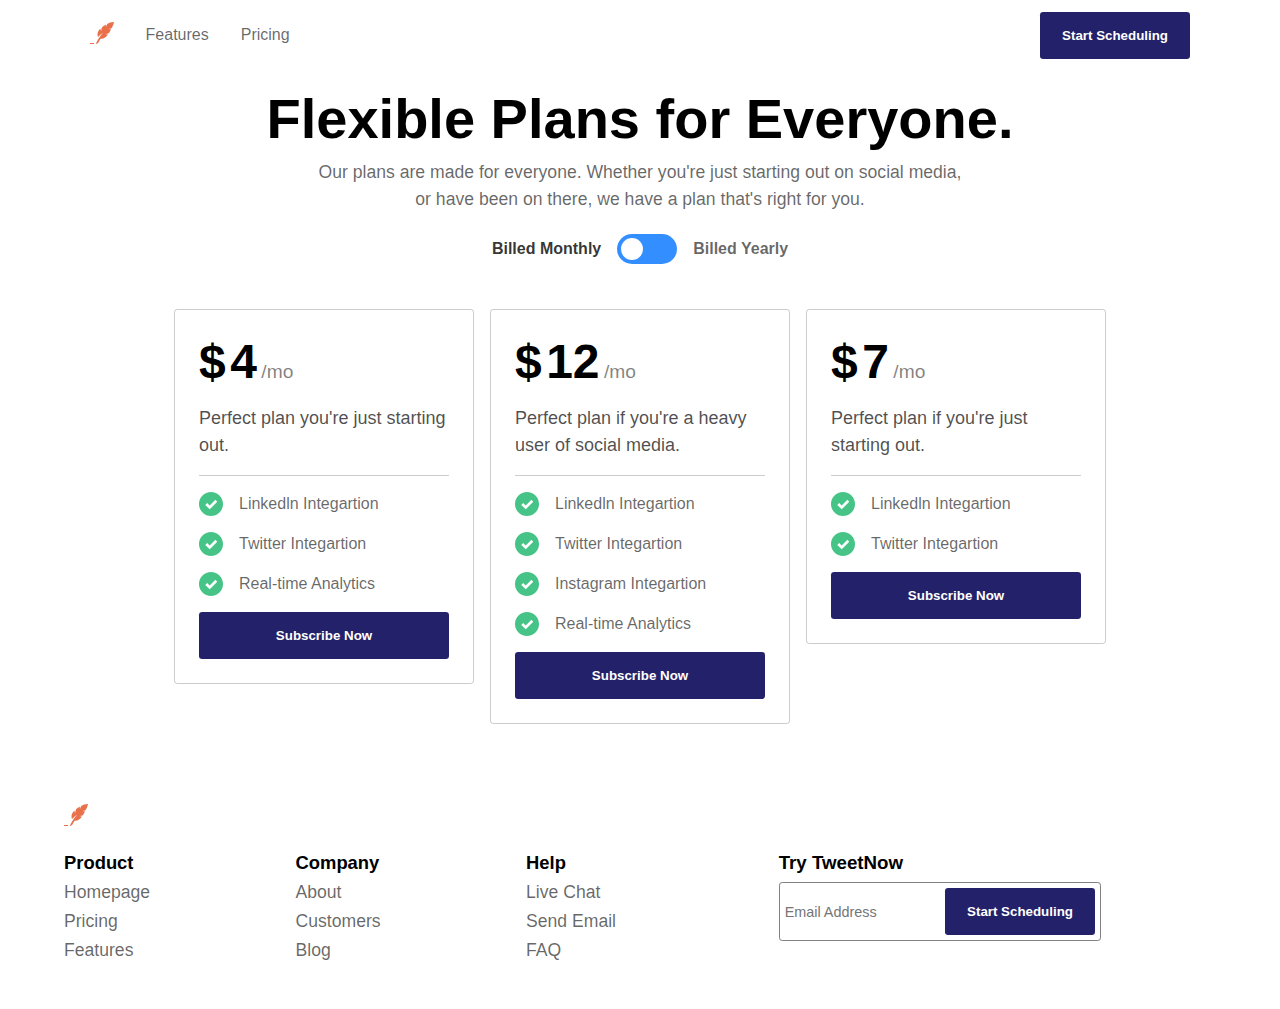
<file: pricing.html>
<!DOCTYPE html>
<html lang="pt-BR">

<head>
    <meta charset="UTF-8">
    <meta http-equiv="X-UA-Compatible" content="IE=edge">
    <meta name="viewport" content="width=device-width, initial-scale=1.0">
    <link rel="stylesheet" href="/scss/style.css">
    <title>Pricing</title>
</head>

<body>

    <!-- HEADER -->
    <header class="header">
        <div class="header-logo">
            <img src="/Assets/Logo.svg" alt="Logo">
        </div>
        <nav data-js="menu" class="header-menu__container">
            <button class="menu-mobile"><span class="hamburg"></span></button>
            <ul class="header-menu">
                <li class="header-menu__item"><a href="#features">Features</a></li>
                <li class="header-menu__item"><a href="#pricing">Pricing</a></li>
                <li class="header-menu__item"><button class="header-btn">Start Scheduling</button></li>
            </ul>
        </nav>

    </header>
    <!-- HEADER END -->

    <!-- MAIN -->
    <main>
        <section class="pricing-header">
            <h1>Flexible Plans for Everyone.</h1>
            <p>Our plans are made for everyone. Whether you're just starting out on social media, or have been on there,
                we have a plan that's right for you.</p>
            <div class="billed">
                <span class="span-monthly active">Billed Monthly</span>
                <label for="input-billed" class="billed-inputs billed-monthly">
                    <input type="checkbox" name="input-billed" id="input-billed" data-js="input-billed">
                </label>
                <span class="span-yearly">Billed Yearly</span>
            </div>
        </section>

        <!-- CARDS -->
        <section class="container-card">
            <div class="card">
                <div class="card-price">
                    <span class="simbol-price" >$</span>
                    <span class="card-price__price" data-js="price-plan">4</span>
                    <span class="card-price__billed" data-js="price-billed">/mo</span>
                </div>
                <p>Perfect plan you're just starting out.</p>

                <ul class="card-benefits">
                    <li class="card-benefits__item"><img src="/Assets/Checkmark.svg" alt="Imagem de checagem"> Linkedln
                        Integartion</li>
                    <li class="card-benefits__item"><img src="/Assets/Checkmark.svg" alt="Imagem de checagem"> Twitter
                        Integartion</li>
                    <li class="card-benefits__item"><img src="/Assets/Checkmark.svg" alt="Imagem de checagem"> Real-time
                        Analytics</li>
                </ul>

                <button class="card-btn">Subscribe Now</button>
            </div>
            <div class="card">
                <div class="card-price">
                    <span class="simbol-price" >$</span>
                    <span class="card-price__price" data-js="price-plan" >12</span>
                    <span class="card-price__billed" data-js="price-billed">/mo</span>
                </div>
                <p>Perfect plan if you're a heavy user of social media.</p>

                <ul class="card-benefits">
                    <li class="card-benefits__item"><img src="/Assets/Checkmark.svg" alt="Imagem de checagem"> Linkedln
                        Integartion</li>
                    <li class="card-benefits__item"><img src="/Assets/Checkmark.svg" alt="Imagem de checagem"> Twitter
                        Integartion</li>
                    <li class="card-benefits__item"><img src="/Assets/Checkmark.svg" alt="Imagem de checagem"> Instagram
                        Integartion</li>
                    <li class="card-benefits__item"><img src="/Assets/Checkmark.svg" alt="Imagem de checagem"> Real-time
                        Analytics</li>
                </ul>

                <button class="card-btn">Subscribe Now</button>
            </div>
            <div class="card">
                <div class="card-price">
                    <span class="simbol-price" >$</span>
                    <span class="card-price__price" data-js="price-plan" >7</span>
                    <span class="card-price__billed" data-js="price-billed">/mo</span>
                </div>
                <p>Perfect plan if you're just starting out.</p>

                <ul class="card-benefits">
                    <li class="card-benefits__item"><img src="/Assets/Checkmark.svg" alt="Imagem de checagem"> Linkedln
                        Integartion</li>
                    <li class="card-benefits__item"><img src="/Assets/Checkmark.svg" alt="Imagem de checagem"> Twitter
                        Integartion</li>
                </ul>

                <button class="card-btn">Subscribe Now</button>
            </div>
        </section>
        <!-- CARDS END -->

    </main>
    <!-- MAIN END -->

    <!-- FOOTER -->
    <footer class="footer">
        <div class="footer-logo"><img src="/Assets/Logo.svg" alt=""></div>
        <nav>
            <ul class="footer-menu">
                <li class="footer-menu__item">
                    <ul class="footer-menu__item-ul">
                        <li class="footer-menu__item-ul-tittle">Product</li>
                        <li><a href="#">Homepage</a></li>
                        <li><a href="#">Pricing</a></li>
                        <li><a href="#">Features</a></li>
                    </ul>
                </li>
                <li class="footer-menu__item">
                    <ul class="footer-menu__item-ul">
                        <li class="footer-menu__item-ul-tittle">Company</li>
                        <li><a href="#">About</a></li>
                        <li><a href="#">Customers</a></li>
                        <li><a href="#">Blog</a></li>
                    </ul>
                </li>
                <li class="footer-menu__item">
                    <ul class="footer-menu__item-ul">
                        <li class="footer-menu__item-ul-tittle">Help</li>
                        <li><a href="#">Live Chat</a></li>
                        <li><a href="#">Send Email</a></li>
                        <li><a href="#">FAQ</a></li>
                    </ul>
                </li>
            </ul>
        </nav>
        <div class="footer-input">
            <h3>Try TweetNow</h3>
            <div class="footer-input__container">
                <input type="text" placeholder="Email Address">
                <button data-js="btn-pricing">Start Scheduling</button>
            </div>
        </div>
    </footer>
    <!-- FOOTER END -->

    <script src="/js/pricing.js"></script>
    <script src="/js/menu.js"></script>
</body>

</html>
</file>
<file: scss/style.css>
* {
  margin: 0;
  padding: 0;
  -webkit-box-sizing: border-box;
          box-sizing: border-box;
  font-family: 'Inter', sans-serif;
  list-style: none;
  text-decoration: none;
}

p {
  color: rgba(0, 0, 0, 0.6);
  font-size: 18px;
  line-height: 1.7rem;
}

.header {
  -webkit-box-sizing: border-box;
          box-sizing: border-box;
  height: 70px;
  display: -webkit-box;
  display: -ms-flexbox;
  display: flex;
  -webkit-box-align: center;
      -ms-flex-align: center;
          align-items: center;
  gap: 1rem;
  position: relative;
  padding: 1rem 7%;
}

.header-menu__container {
  width: 100%;
}

.header-menu__container .menu-mobile {
  display: none;
}

.header-menu__container .header-menu {
  display: -webkit-box;
  display: -ms-flexbox;
  display: flex;
  -webkit-box-align: center;
      -ms-flex-align: center;
          align-items: center;
}

.header-menu__container .header-menu__item a {
  padding: .6rem 1rem;
  color: rgba(0, 0, 0, 0.6);
}

.header-menu__container .header-menu__item a:hover {
  color: black;
}

.header-menu__container .header-menu__item button {
  text-overflow: ellipsis;
  padding: 1rem 1.4rem;
  background-color: #232169;
  color: white;
  border: none;
  border-radius: .2rem;
  cursor: pointer;
  -webkit-transition: .2s;
  transition: .2s;
  font-weight: 700;
  float: right;
}

.header-menu__container .header-menu__item button:hover {
  background-color: #1d1b57;
}

.header-menu__container .header-menu__item:last-child {
  -webkit-box-flex: 1;
      -ms-flex-positive: 1;
          flex-grow: 1;
}

@media (max-width: 780px) {
  .header {
    -webkit-box-pack: justify;
        -ms-flex-pack: justify;
            justify-content: space-between;
  }
  .header-menu__container {
    width: auto;
  }
  .header-menu__container .menu-mobile {
    display: -webkit-box;
    display: -ms-flexbox;
    display: flex;
    -webkit-box-align: center;
        -ms-flex-align: center;
            align-items: center;
    cursor: pointer;
    gap: .5rem;
    font-weight: 400;
    font-size: 1rem;
    padding: 1rem 0 1rem 1.4rem;
    background-color: #fff;
    border: none;
  }
  .header-menu__container .menu-mobile .hamburg {
    width: 25px;
    height: 2px;
    background-color: #232169;
    position: relative;
    -webkit-transition: .4s;
    transition: .4s;
  }
  .header-menu__container .menu-mobile .hamburg::after, .header-menu__container .menu-mobile .hamburg::before {
    content: '';
    position: absolute;
    width: 100%;
    height: 2px;
    background-color: #232169;
    left: 0;
    -webkit-transition: .4s;
    transition: .4s;
  }
  .header-menu__container .menu-mobile .hamburg::after {
    top: -5px;
  }
  .header-menu__container .menu-mobile .hamburg::before {
    bottom: -5px;
  }
  .header-menu__container .header-menu {
    display: none;
    position: absolute;
    overflow-y: hidden;
    top: 70px;
    left: 0;
    width: 100%;
    background-color: #fff;
    -webkit-box-shadow: 0 10px 10px rgba(0, 0, 0, 0.281);
            box-shadow: 0 10px 10px rgba(0, 0, 0, 0.281);
  }
  .header-menu__container .header-menu__item {
    margin: 0 5%;
  }
  .header-menu__container .header-menu__item a {
    padding: .6rem 0;
    display: block;
    border-bottom: 2px solid #232169;
  }
  .header-menu__container .header-menu__item button {
    float: left;
    margin: .5rem 0;
  }
  .header-menu__container.active .header-menu {
    display: block;
    -webkit-animation: animaMenuEnter .2s;
            animation: animaMenuEnter .2s;
  }
  .header-menu__container.active .menu-mobile .hamburg {
    background-color: transparent;
  }
  .header-menu__container.active .menu-mobile .hamburg::after {
    -webkit-transform: rotate(45deg);
            transform: rotate(45deg);
    top: 0%;
  }
  .header-menu__container.active .menu-mobile .hamburg::before {
    bottom: auto;
    -webkit-transform: rotate(135deg);
            transform: rotate(135deg);
  }
}

@-webkit-keyframes animaMenuEnter {
  from {
    top: 50px;
    opacity: 0;
  }
  to {
    top: 70px;
    opacity: 1;
  }
}

@keyframes animaMenuEnter {
  from {
    top: 50px;
    opacity: 0;
  }
  to {
    top: 70px;
    opacity: 1;
  }
}

.hero {
  display: -webkit-box;
  display: -ms-flexbox;
  display: flex;
  -webkit-box-align: center;
      -ms-flex-align: center;
          align-items: center;
  padding: 1.5rem 0;
  gap: 2rem;
}

.hero-text {
  padding: 0 5%;
  display: -webkit-box;
  display: -ms-flexbox;
  display: flex;
  -webkit-box-orient: vertical;
  -webkit-box-direction: normal;
      -ms-flex-direction: column;
          flex-direction: column;
  gap: 1rem;
}

.hero-text h1 {
  font-size: max(40px, 3.8vw);
  color: #232169;
}

.hero-text__links button {
  text-overflow: ellipsis;
  padding: 1rem 1.4rem;
  background-color: #232169;
  color: white;
  border: none;
  border-radius: .2rem;
  cursor: pointer;
  -webkit-transition: .2s;
  transition: .2s;
  font-weight: 700;
}

.hero-text__links button:hover {
  background-color: #1d1b57;
}

.hero-text__links a {
  padding: 1rem 1.4rem;
  font-weight: 700;
  color: rgba(0, 0, 0, 0.7);
}

.hero-img {
  display: -webkit-box;
  display: -ms-flexbox;
  display: flex;
  -webkit-box-pack: center;
      -ms-flex-pack: center;
          justify-content: center;
  -webkit-box-align: center;
      -ms-flex-align: center;
          align-items: center;
  max-width: 50%;
  position: relative;
}

.hero-img::before {
  content: '';
  width: 100%;
  height: 200%;
  background-color: #47CCDF;
  position: absolute;
  right: 0;
  bottom: -1rem;
  z-index: -1;
}

.hero-img img {
  width: 95%;
}

.hero-merchan {
  display: -webkit-box;
  display: -ms-flexbox;
  display: flex;
  gap: 1rem;
}

.hero-merchan a {
  font-weight: 700;
  color: rgba(0, 0, 0, 0.7);
  position: relative;
}

.hero-merchan a::before {
  content: '';
  position: absolute;
  left: 0;
  bottom: -2px;
  width: 100%;
  height: 2px;
  background-color: rgba(0, 0, 0, 0.7);
}

@media (max-width: 780px) {
  .hero {
    -webkit-box-orient: vertical;
    -webkit-box-direction: normal;
        -ms-flex-direction: column;
            flex-direction: column;
  }
  .hero-img {
    padding: 1.5rem 5%;
    max-width: 100%;
    text-align: center;
  }
  .hero-img::before {
    height: 100%;
    top: 0;
  }
  .hero-img img {
    width: 90%;
  }
}

.clients {
  display: -webkit-box;
  display: -ms-flexbox;
  display: flex;
  -webkit-box-pack: center;
      -ms-flex-pack: center;
          justify-content: center;
  -webkit-box-align: center;
      -ms-flex-align: center;
          align-items: center;
  padding: 2rem 5%;
  gap: 2rem;
}

.clients-img {
  min-width: 50%;
}

.clients-img h1 {
  color: #232169;
  font-size: 2rem;
  margin-bottom: 1rem;
}

.clients-img__list {
  display: -webkit-box;
  display: -ms-flexbox;
  display: flex;
  -ms-flex-wrap: wrap;
      flex-wrap: wrap;
  gap: 1rem;
}

.clients-img__list__item {
  width: 50px;
}

.clients-img__list__item img {
  width: 100%;
}

.clients-text p {
  margin-bottom: 1rem;
}

@media (max-width: 780px) {
  .clients {
    margin: 0;
    -webkit-box-orient: vertical;
    -webkit-box-direction: normal;
        -ms-flex-direction: column;
            flex-direction: column;
  }
}

.dashboard {
  padding: 3rem 5%;
  display: -webkit-box;
  display: -ms-flexbox;
  display: flex;
  -webkit-box-align: start;
      -ms-flex-align: start;
          align-items: flex-start;
  gap: 2rem;
  background-color: #C4EEF2;
}

.dashboard-subtitle {
  color: #3B60BF;
  font-weight: 700;
}

.dashboard-title {
  color: #005661;
  font-size: 2rem;
}

.dashboard-btn {
  text-overflow: ellipsis;
  padding: 1rem 1.4rem;
  background-color: #232169;
  color: white;
  border: none;
  border-radius: .2rem;
  cursor: pointer;
  -webkit-transition: .2s;
  transition: .2s;
  font-weight: 700;
}

.dashboard-btn:hover {
  background-color: #1d1b57;
}

.dashboard-link-view-demo {
  padding: 1rem 1.4rem;
  font-weight: 700;
  color: rgba(0, 0, 0, 0.7);
  padding: 1rem 0;
  display: -webkit-box;
  display: -ms-flexbox;
  display: flex;
  -webkit-box-align: center;
      -ms-flex-align: center;
          align-items: center;
}

.dashboard-link-view-demo:hover i {
  -webkit-transform: translateX(5px);
          transform: translateX(5px);
}

.dashboard-link-view-demo i {
  -webkit-transition: .2s;
  transition: .2s;
  margin-left: .5rem;
}

.dashboard .dashboard-rigth, .dashboard .dashboard-left {
  display: -webkit-box;
  display: -ms-flexbox;
  display: flex;
  -webkit-box-orient: vertical;
  -webkit-box-direction: normal;
      -ms-flex-direction: column;
          flex-direction: column;
  gap: .7rem;
  -webkit-box-align: start;
      -ms-flex-align: start;
          align-items: flex-start;
}

@media (max-width: 650px) {
  .dashboard {
    -webkit-box-orient: vertical;
    -webkit-box-direction: normal;
        -ms-flex-direction: column;
            flex-direction: column;
    gap: 3rem;
  }
}

.footer {
  padding: 3rem 5%;
  display: -ms-grid;
  display: grid;
  -ms-grid-columns: 1fr 1fr;
      grid-template-columns: 1fr 1fr;
  -ms-grid-rows: 1rem 1fr;
      grid-template-rows: 1rem 1fr;
  gap: 3rem;
}

.footer-logo {
  margin: 1rem 0;
  grid-column: span 2;
  -ms-grid-row: 1;
  -ms-grid-row-span: 1;
  grid-row: 1 / 2;
}

.footer nav {
  grid-column: span 1;
  -ms-grid-row: 2;
  -ms-grid-row-span: 1;
  grid-row: 2 / 3;
}

.footer-menu {
  -ms-flex-wrap: wrap;
      flex-wrap: wrap;
  display: -webkit-box;
  display: -ms-flexbox;
  display: flex;
  -webkit-box-pack: justify;
      -ms-flex-pack: justify;
          justify-content: space-between;
  gap: 5rem;
  font-size: 1.1rem;
}

.footer-menu__item {
  display: -webkit-box;
  display: -ms-flexbox;
  display: flex;
  -webkit-box-orient: vertical;
  -webkit-box-direction: normal;
      -ms-flex-direction: column;
          flex-direction: column;
  gap: .5rem;
}

.footer-menu__item-ul {
  display: -webkit-box;
  display: -ms-flexbox;
  display: flex;
  -webkit-box-orient: vertical;
  -webkit-box-direction: normal;
      -ms-flex-direction: column;
          flex-direction: column;
  gap: .5rem;
}

.footer-menu__item-ul-tittle {
  font-size: 1.15rem;
  font-weight: 700;
  color: #000;
}

.footer-menu__item-ul a {
  color: rgba(0, 0, 0, 0.6);
  -webkit-transition: .2s;
  transition: .2s;
}

.footer-menu__item-ul a:hover {
  color: rgba(0, 0, 0, 0.9);
}

.footer-input {
  -ms-grid-column: 2;
  -ms-grid-column-span: 1;
  grid-column: 2 /3;
  -ms-grid-row: 2;
  -ms-grid-row-span: 1;
  grid-row: 2 / 3;
  -ms-grid-column-align: center;
      justify-self: center;
}

.footer-input__container {
  display: -webkit-box;
  display: -ms-flexbox;
  display: flex;
  -webkit-box-align: center;
      -ms-flex-align: center;
          align-items: center;
  border: 1px solid gray;
  padding: 5px;
  border-radius: .2rem;
  margin-top: .5rem;
}

.footer-input__container input {
  max-width: 10rem;
  padding: auto .5rem;
  border: none;
  outline: transparent solid 1px;
  font-size: .9rem;
}

.footer-input__container button {
  text-overflow: ellipsis;
  padding: 1rem 1.4rem;
  background-color: #232169;
  color: white;
  border: none;
  border-radius: .2rem;
  cursor: pointer;
  -webkit-transition: .2s;
  transition: .2s;
  font-weight: 700;
}

.footer-input__container button:hover {
  background-color: #1d1b57;
}

@media (max-width: 750px) {
  .footer {
    -ms-grid-rows: 1rem 1fr 100px;
        grid-template-rows: 1rem 1fr 100px;
  }
  .footer nav {
    -ms-grid-column: 1;
    -ms-grid-column-span: 2;
    grid-column: 1 / 3;
    gap: 1rem;
  }
  .footer-input {
    grid-column: span 2;
    -ms-grid-row: 3;
    -ms-grid-row-span: 1;
    grid-row: 3 / 4;
    -ms-grid-column-align: start;
        justify-self: start;
  }
}

.footer {
  padding: 3rem 5%;
  display: -ms-grid;
  display: grid;
  -ms-grid-columns: 1fr 1fr;
      grid-template-columns: 1fr 1fr;
  -ms-grid-rows: 1rem 1fr;
      grid-template-rows: 1rem 1fr;
  gap: 3rem;
}

.footer-logo {
  margin: 1rem 0;
  grid-column: span 2;
  -ms-grid-row: 1;
  -ms-grid-row-span: 1;
  grid-row: 1 / 2;
}

.footer nav {
  grid-column: span 1;
  -ms-grid-row: 2;
  -ms-grid-row-span: 1;
  grid-row: 2 / 3;
}

.footer-menu {
  -ms-flex-wrap: wrap;
      flex-wrap: wrap;
  display: -webkit-box;
  display: -ms-flexbox;
  display: flex;
  -webkit-box-pack: justify;
      -ms-flex-pack: justify;
          justify-content: space-between;
  gap: 5rem;
  font-size: 1.1rem;
}

.footer-menu__item {
  display: -webkit-box;
  display: -ms-flexbox;
  display: flex;
  -webkit-box-orient: vertical;
  -webkit-box-direction: normal;
      -ms-flex-direction: column;
          flex-direction: column;
  gap: .5rem;
}

.footer-menu__item-ul {
  display: -webkit-box;
  display: -ms-flexbox;
  display: flex;
  -webkit-box-orient: vertical;
  -webkit-box-direction: normal;
      -ms-flex-direction: column;
          flex-direction: column;
  gap: .5rem;
}

.footer-menu__item-ul-tittle {
  font-size: 1.15rem;
  font-weight: 700;
  color: #000;
}

.footer-menu__item-ul a {
  color: rgba(0, 0, 0, 0.6);
  -webkit-transition: .2s;
  transition: .2s;
}

.footer-menu__item-ul a:hover {
  color: rgba(0, 0, 0, 0.9);
}

.footer-input {
  -ms-grid-column: 2;
  -ms-grid-column-span: 1;
  grid-column: 2 /3;
  -ms-grid-row: 2;
  -ms-grid-row-span: 1;
  grid-row: 2 / 3;
  -ms-grid-column-align: center;
      justify-self: center;
}

.footer-input__container {
  display: -webkit-box;
  display: -ms-flexbox;
  display: flex;
  -webkit-box-align: center;
      -ms-flex-align: center;
          align-items: center;
  border: 1px solid gray;
  padding: 5px;
  border-radius: .2rem;
  margin-top: .5rem;
}

.footer-input__container input {
  max-width: 10rem;
  padding: auto .5rem;
  border: none;
  outline: transparent solid 1px;
  font-size: .9rem;
}

.footer-input__container button {
  text-overflow: ellipsis;
  padding: 1rem 1.4rem;
  background-color: #232169;
  color: white;
  border: none;
  border-radius: .2rem;
  cursor: pointer;
  -webkit-transition: .2s;
  transition: .2s;
  font-weight: 700;
}

.footer-input__container button:hover {
  background-color: #1d1b57;
}

@media (max-width: 750px) {
  .footer {
    -ms-grid-rows: 1rem 1fr 100px;
        grid-template-rows: 1rem 1fr 100px;
  }
  .footer nav {
    -ms-grid-column: 1;
    -ms-grid-column-span: 2;
    grid-column: 1 / 3;
    gap: 1rem;
  }
  .footer-input {
    grid-column: span 2;
    -ms-grid-row: 3;
    -ms-grid-row-span: 1;
    grid-row: 3 / 4;
    -ms-grid-column-align: start;
        justify-self: start;
  }
}

.pricing-header {
  padding: 1rem 5%;
  display: -webkit-box;
  display: -ms-flexbox;
  display: flex;
  -webkit-box-pack: center;
      -ms-flex-pack: center;
          justify-content: center;
  -webkit-box-align: center;
      -ms-flex-align: center;
          align-items: center;
  -webkit-box-orient: vertical;
  -webkit-box-direction: normal;
      -ms-flex-direction: column;
          flex-direction: column;
  text-align: center;
  width: 100%;
  margin: 0 auto;
}

.pricing-header h1 {
  font-size: 3.5rem;
}

.pricing-header p {
  font-size: 1.1rem;
  max-width: 650px;
  margin: .5rem  1rem;
}

.pricing-header .billed {
  margin: .8rem 0;
  display: -webkit-box;
  display: -ms-flexbox;
  display: flex;
  -webkit-box-pack: center;
      -ms-flex-pack: center;
          justify-content: center;
  -webkit-box-align: center;
      -ms-flex-align: center;
          align-items: center;
  gap: 1rem;
}

.pricing-header .billed .span-monthly, .pricing-header .billed .span-yearly {
  color: rgba(0, 0, 0, 0.6);
  font-weight: 700;
}

.pricing-header .billed .span-monthly.active, .pricing-header .billed .span-yearly.active {
  color: rgba(0, 0, 0, 0.8);
}

.pricing-header .billed-inputs {
  width: 60px;
  height: 30px;
  border-radius: 30px;
  background-color: #338FFF;
  position: relative;
  display: -webkit-box;
  display: -ms-flexbox;
  display: flex;
  cursor: pointer;
}

.pricing-header .billed-inputs input {
  width: 50%;
  height: 100%;
  z-index: 4;
  display: none;
}

.pricing-header .billed-inputs::before {
  content: '';
  position: absolute;
  width: 22px;
  height: 22px;
  background-color: #fff;
  border-radius: 100%;
  top: 4px;
  z-index: 0;
}

.pricing-header .billed-inputs.billed-monthly::before {
  left: 4px;
}

.pricing-header .billed-inputs.billed-yearly::before {
  right: 4px;
}

.container-card {
  display: -webkit-box;
  display: -ms-flexbox;
  display: flex;
  -webkit-box-pack: center;
      -ms-flex-pack: center;
          justify-content: center;
  -webkit-box-align: center;
      -ms-flex-align: center;
          align-items: center;
  padding: 1rem 5%;
  -webkit-box-align: start;
      -ms-flex-align: start;
          align-items: flex-start;
  -ms-flex-wrap: wrap;
      flex-wrap: wrap;
  gap: 1rem;
}

.card {
  padding: 1.5rem;
  display: -webkit-box;
  display: -ms-flexbox;
  display: flex;
  -webkit-box-orient: vertical;
  -webkit-box-direction: normal;
      -ms-flex-direction: column;
          flex-direction: column;
  gap: 1rem;
  max-width: 300px;
  border: 1px solid rgba(0, 0, 0, 0.2);
  border-radius: .2rem;
}

.card-price__price, .card-price .simbol-price {
  font-size: 3rem;
  font-weight: 700;
}

.card-price__billed {
  color: rgba(0, 0, 0, 0.5);
  font-size: 1.2rem;
}

.card p {
  color: rgba(0, 0, 0, 0.7);
  border-bottom: 1px solid rgba(0, 0, 0, 0.2);
  padding-bottom: 1rem;
}

.card-benefits {
  display: -webkit-box;
  display: -ms-flexbox;
  display: flex;
  -webkit-box-orient: vertical;
  -webkit-box-direction: normal;
      -ms-flex-direction: column;
          flex-direction: column;
  gap: 1rem;
  color: rgba(0, 0, 0, 0.6);
}

.card-benefits__item {
  display: -webkit-box;
  display: -ms-flexbox;
  display: flex;
  -webkit-box-align: center;
      -ms-flex-align: center;
          align-items: center;
  gap: 1rem;
}

.card-btn {
  text-overflow: ellipsis;
  padding: 1rem 1.4rem;
  background-color: #232169;
  color: white;
  border: none;
  border-radius: .2rem;
  cursor: pointer;
  -webkit-transition: .2s;
  transition: .2s;
  font-weight: 700;
}

.card-btn:hover {
  background-color: #1d1b57;
}
/*# sourceMappingURL=style.css.map */
</file>
